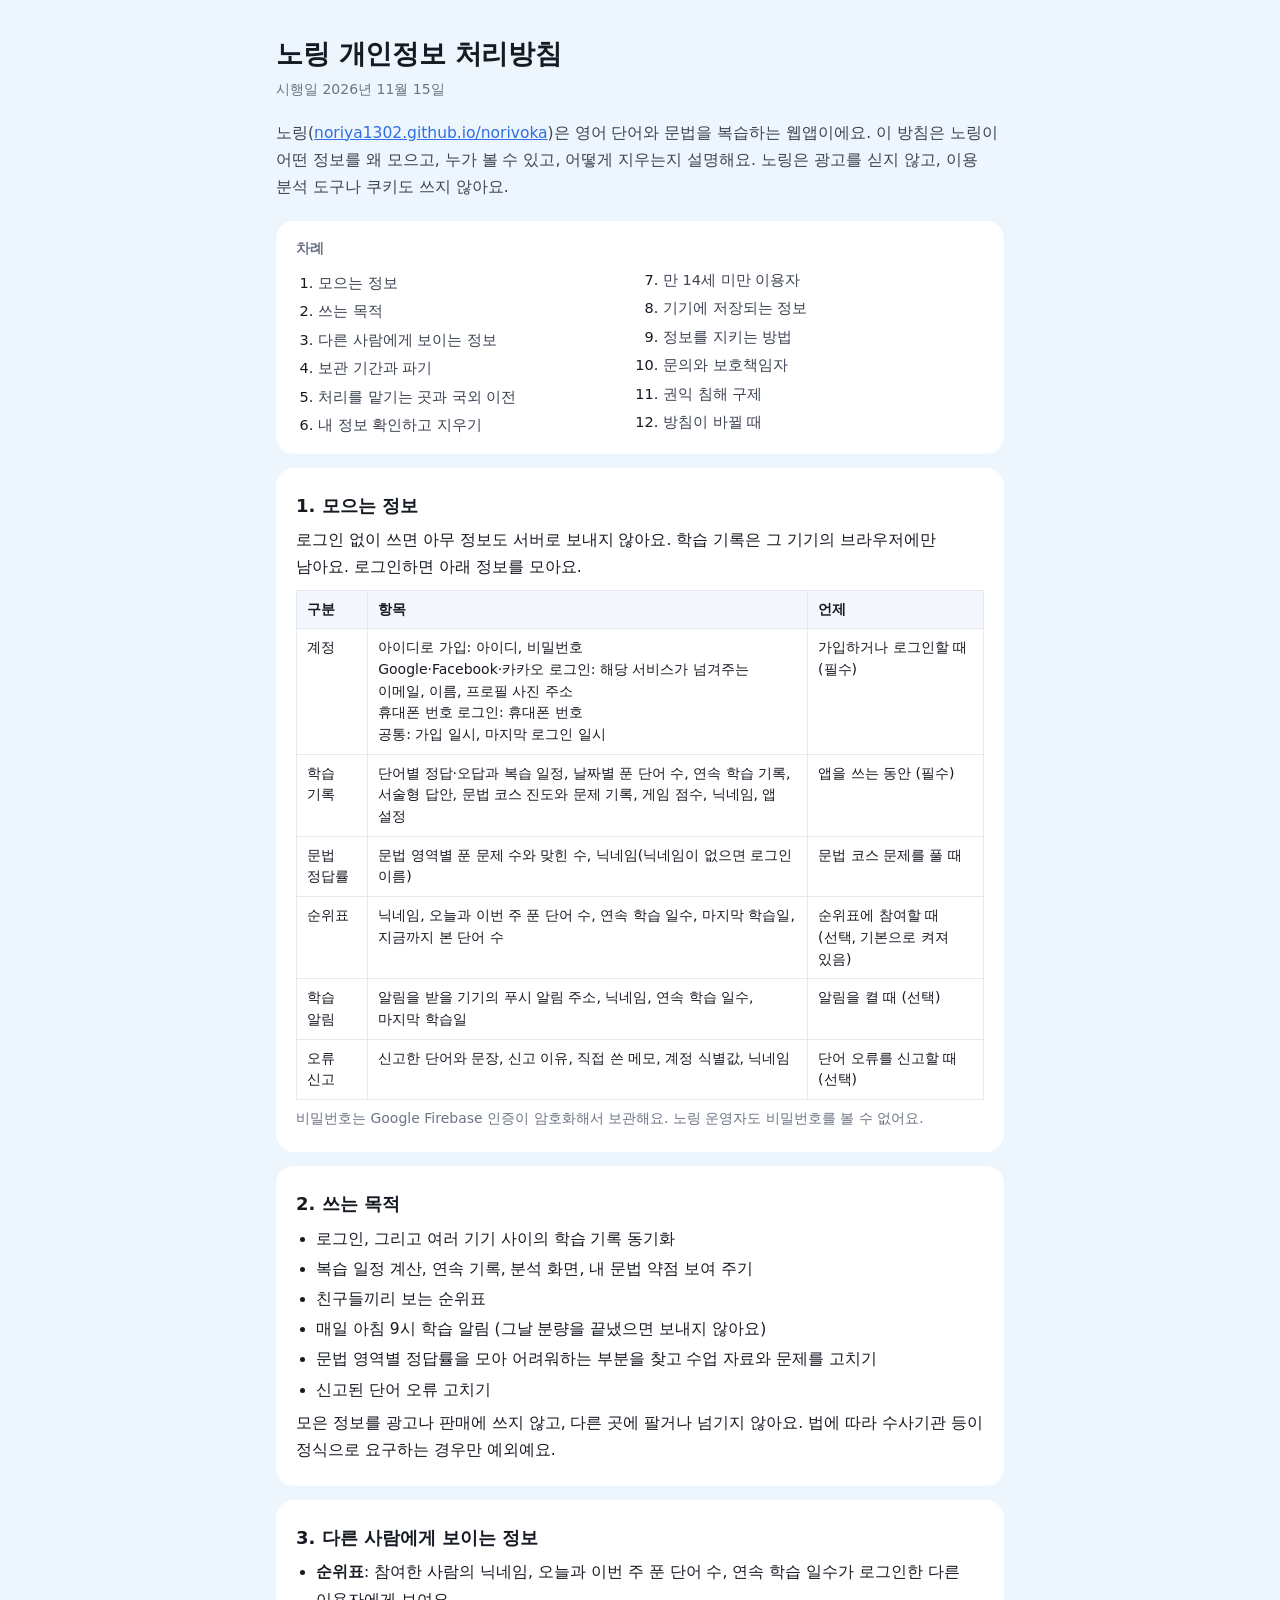
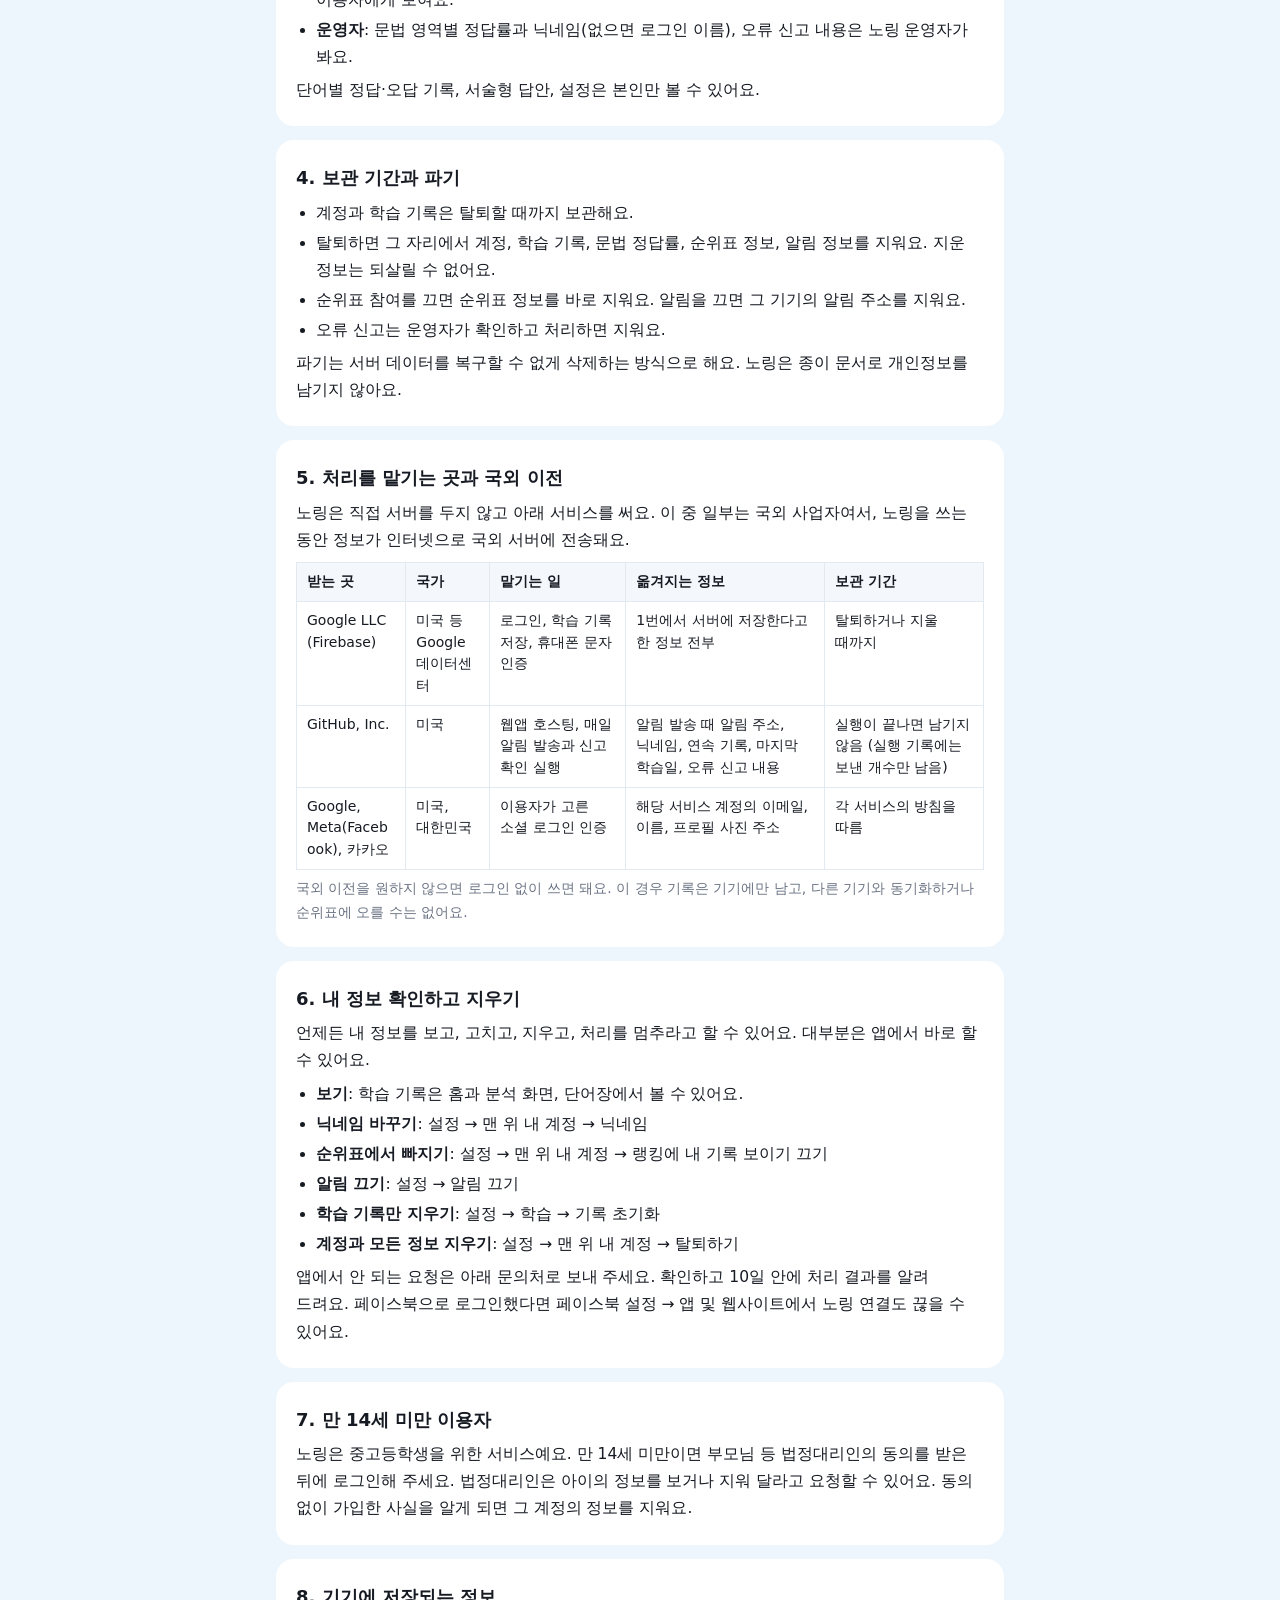
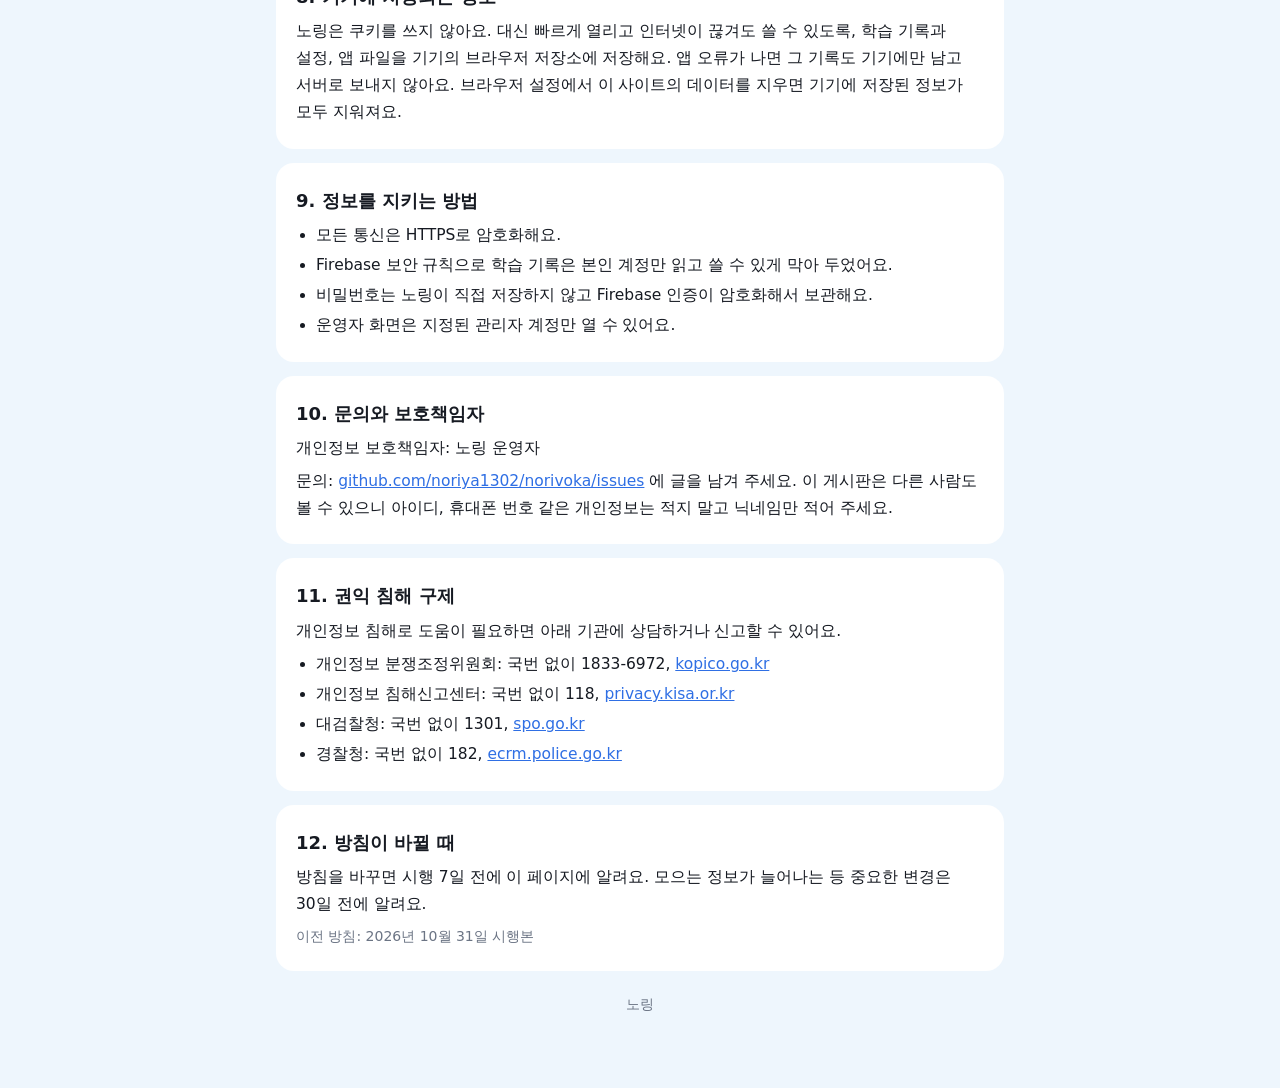
<file: privacy.html>
<!doctype html>
<html lang="ko">
<head>
<meta charset="utf-8">
<meta name="viewport" content="width=device-width,initial-scale=1,viewport-fit=cover">
<title>노링 개인정보 처리방침</title>
<meta name="description" content="노링이 모으는 정보, 쓰는 곳, 지우는 방법">
<link rel="icon" href="favicon-32.png">
<style>
:root{color-scheme:light dark;--bg:#eef6fd;--card:#fff;--ink:#161a22;--ink2:#3c4352;--muted:#6b7484;--line:#e3e9f1;--acc:#2f6fe4;--th:#f4f7fb}
@media (prefers-color-scheme:dark){:root{--bg:#0f1522;--card:#182132;--ink:#eef2f8;--ink2:#c3cad6;--muted:#8d97a8;--line:#2a3447;--acc:#7aa7ff;--th:#1f2a3d}}
*{box-sizing:border-box}
body{margin:0;background:var(--bg);color:var(--ink);font:15.5px/1.75 -apple-system,BlinkMacSystemFont,"Apple SD Gothic Neo","Malgun Gothic","Pretendard",system-ui,sans-serif;word-break:keep-all;overflow-wrap:anywhere;-webkit-text-size-adjust:100%}
main{max-width:760px;margin:0 auto;padding:36px 16px 72px}
h1{font-size:27px;line-height:1.3;margin:0 0 6px;letter-spacing:-.01em}
.d{color:var(--muted);font-size:14px;margin:0}
.lead{margin:18px 0 0;color:var(--ink2)}
nav{margin-top:20px;background:var(--card);border-radius:18px;padding:14px 20px}
nav b{font-size:14px;color:var(--muted)}
nav ol{margin:6px 0 0;padding-left:22px;columns:2;column-gap:24px;font-size:14.5px}
nav a{color:var(--ink2);text-decoration:none}nav a:hover{color:var(--acc)}
section{background:var(--card);border-radius:18px;padding:6px 20px 16px;margin-top:14px;scroll-margin-top:16px}
h2{font-size:18px;margin:16px 0 6px}
h3{font-size:15.5px;margin:14px 0 2px;color:var(--ink2)}
p{margin:6px 0}
ul{padding-left:20px;margin:6px 0}li{margin:3px 0}
a{color:var(--acc)}
.tw{overflow-x:auto;margin:8px -4px 4px;padding:0 4px}
table{border-collapse:collapse;width:100%;min-width:520px;font-size:14px;line-height:1.55}
th,td{border:1px solid var(--line);padding:8px 10px;text-align:left;vertical-align:top}
th{background:var(--th);font-weight:700;white-space:nowrap}
.note{font-size:14px;color:var(--muted)}
footer{margin-top:22px;text-align:center;font-size:13.5px;color:var(--muted)}
@media (max-width:560px){.tw{overflow:visible;margin:8px 0 4px;padding:0}table,thead,tbody,tr,td{display:block;min-width:0}thead{display:none}tr{border:1px solid var(--line);border-radius:14px;margin:10px 0;padding:8px 12px}td{border:0;padding:4px 0}td::before{content:attr(data-l);display:block;font-size:12px;font-weight:700;color:var(--muted);line-height:1.4}td:first-child{font-weight:700;font-size:15px}td:first-child::before{display:none}}
@media (max-width:480px){nav ol{columns:1}h1{font-size:24px}section,nav{padding-left:16px;padding-right:16px}}
</style>
</head>
<body>
<main>
<h1>노링 개인정보 처리방침</h1>
<p class="d">시행일 2026년 11월 15일</p>
<p class="lead">노링(<a href="https://noriya1302.github.io/norivoka/">noriya1302.github.io/norivoka</a>)은 영어 단어와 문법을 복습하는 웹앱이에요. 이 방침은 노링이 어떤 정보를 왜 모으고, 누가 볼 수 있고, 어떻게 지우는지 설명해요. 노링은 광고를 싣지 않고, 이용 분석 도구나 쿠키도 쓰지 않아요.</p>

<nav aria-label="차례"><b>차례</b>
<ol>
<li><a href="#s1">모으는 정보</a></li>
<li><a href="#s2">쓰는 목적</a></li>
<li><a href="#s3">다른 사람에게 보이는 정보</a></li>
<li><a href="#s4">보관 기간과 파기</a></li>
<li><a href="#s5">처리를 맡기는 곳과 국외 이전</a></li>
<li><a href="#s6">내 정보 확인하고 지우기</a></li>
<li><a href="#s7">만 14세 미만 이용자</a></li>
<li><a href="#s8">기기에 저장되는 정보</a></li>
<li><a href="#s9">정보를 지키는 방법</a></li>
<li><a href="#s10">문의와 보호책임자</a></li>
<li><a href="#s11">권익 침해 구제</a></li>
<li><a href="#s12">방침이 바뀔 때</a></li>
</ol></nav>

<section id="s1">
<h2>1. 모으는 정보</h2>
<p>로그인 없이 쓰면 아무 정보도 서버로 보내지 않아요. 학습 기록은 그 기기의 브라우저에만 남아요. 로그인하면 아래 정보를 모아요.</p>
<div class="tw"><table>
<thead><tr><th>구분</th><th>항목</th><th>언제</th></tr></thead>
<tbody>
<tr><td data-l="구분">계정</td><td data-l="항목">아이디로 가입: 아이디, 비밀번호<br>Google·Facebook·카카오 로그인: 해당 서비스가 넘겨주는 이메일, 이름, 프로필 사진 주소<br>휴대폰 번호 로그인: 휴대폰 번호<br>공통: 가입 일시, 마지막 로그인 일시</td><td data-l="언제">가입하거나 로그인할 때 (필수)</td></tr>
<tr><td data-l="구분">학습 기록</td><td data-l="항목">단어별 정답·오답과 복습 일정, 날짜별 푼 단어 수, 연속 학습 기록, 서술형 답안, 문법 코스 진도와 문제 기록, 게임 점수, 닉네임, 앱 설정</td><td data-l="언제">앱을 쓰는 동안 (필수)</td></tr>
<tr><td data-l="구분">문법 정답률</td><td data-l="항목">문법 영역별 푼 문제 수와 맞힌 수, 닉네임(닉네임이 없으면 로그인 이름)</td><td data-l="언제">문법 코스 문제를 풀 때</td></tr>
<tr><td data-l="구분">순위표</td><td data-l="항목">닉네임, 오늘과 이번 주 푼 단어 수, 연속 학습 일수, 마지막 학습일, 지금까지 본 단어 수</td><td data-l="언제">순위표에 참여할 때 (선택, 기본으로 켜져 있음)</td></tr>
<tr><td data-l="구분">학습 알림</td><td data-l="항목">알림을 받을 기기의 푸시 알림 주소, 닉네임, 연속 학습 일수, 마지막 학습일</td><td data-l="언제">알림을 켤 때 (선택)</td></tr>
<tr><td data-l="구분">오류 신고</td><td data-l="항목">신고한 단어와 문장, 신고 이유, 직접 쓴 메모, 계정 식별값, 닉네임</td><td data-l="언제">단어 오류를 신고할 때 (선택)</td></tr>
</tbody></table></div>
<p class="note">비밀번호는 Google Firebase 인증이 암호화해서 보관해요. 노링 운영자도 비밀번호를 볼 수 없어요.</p>
</section>

<section id="s2">
<h2>2. 쓰는 목적</h2>
<ul>
<li>로그인, 그리고 여러 기기 사이의 학습 기록 동기화</li>
<li>복습 일정 계산, 연속 기록, 분석 화면, 내 문법 약점 보여 주기</li>
<li>친구들끼리 보는 순위표</li>
<li>매일 아침 9시 학습 알림 (그날 분량을 끝냈으면 보내지 않아요)</li>
<li>문법 영역별 정답률을 모아 어려워하는 부분을 찾고 수업 자료와 문제를 고치기</li>
<li>신고된 단어 오류 고치기</li>
</ul>
<p>모은 정보를 광고나 판매에 쓰지 않고, 다른 곳에 팔거나 넘기지 않아요. 법에 따라 수사기관 등이 정식으로 요구하는 경우만 예외예요.</p>
</section>

<section id="s3">
<h2>3. 다른 사람에게 보이는 정보</h2>
<ul>
<li><b>순위표</b>: 참여한 사람의 닉네임, 오늘과 이번 주 푼 단어 수, 연속 학습 일수가 로그인한 다른 이용자에게 보여요.</li>
<li><b>운영자</b>: 문법 영역별 정답률과 닉네임(없으면 로그인 이름), 오류 신고 내용은 노링 운영자가 봐요.</li>
</ul>
<p>단어별 정답·오답 기록, 서술형 답안, 설정은 본인만 볼 수 있어요.</p>
</section>

<section id="s4">
<h2>4. 보관 기간과 파기</h2>
<ul>
<li>계정과 학습 기록은 탈퇴할 때까지 보관해요.</li>
<li>탈퇴하면 그 자리에서 계정, 학습 기록, 문법 정답률, 순위표 정보, 알림 정보를 지워요. 지운 정보는 되살릴 수 없어요.</li>
<li>순위표 참여를 끄면 순위표 정보를 바로 지워요. 알림을 끄면 그 기기의 알림 주소를 지워요.</li>
<li>오류 신고는 운영자가 확인하고 처리하면 지워요.</li>
</ul>
<p>파기는 서버 데이터를 복구할 수 없게 삭제하는 방식으로 해요. 노링은 종이 문서로 개인정보를 남기지 않아요.</p>
</section>

<section id="s5">
<h2>5. 처리를 맡기는 곳과 국외 이전</h2>
<p>노링은 직접 서버를 두지 않고 아래 서비스를 써요. 이 중 일부는 국외 사업자여서, 노링을 쓰는 동안 정보가 인터넷으로 국외 서버에 전송돼요.</p>
<div class="tw"><table>
<thead><tr><th>받는 곳</th><th>국가</th><th>맡기는 일</th><th>옮겨지는 정보</th><th>보관 기간</th></tr></thead>
<tbody>
<tr><td data-l="받는 곳">Google LLC (Firebase)</td><td data-l="국가">미국 등 Google 데이터센터</td><td data-l="맡기는 일">로그인, 학습 기록 저장, 휴대폰 문자 인증</td><td data-l="옮겨지는 정보">1번에서 서버에 저장한다고 한 정보 전부</td><td data-l="보관 기간">탈퇴하거나 지울 때까지</td></tr>
<tr><td data-l="받는 곳">GitHub, Inc.</td><td data-l="국가">미국</td><td data-l="맡기는 일">웹앱 호스팅, 매일 알림 발송과 신고 확인 실행</td><td data-l="옮겨지는 정보">알림 발송 때 알림 주소, 닉네임, 연속 기록, 마지막 학습일, 오류 신고 내용</td><td data-l="보관 기간">실행이 끝나면 남기지 않음 (실행 기록에는 보낸 개수만 남음)</td></tr>
<tr><td data-l="받는 곳">Google, Meta(Facebook), 카카오</td><td data-l="국가">미국, 대한민국</td><td data-l="맡기는 일">이용자가 고른 소셜 로그인 인증</td><td data-l="옮겨지는 정보">해당 서비스 계정의 이메일, 이름, 프로필 사진 주소</td><td data-l="보관 기간">각 서비스의 방침을 따름</td></tr>
</tbody></table></div>
<p class="note">국외 이전을 원하지 않으면 로그인 없이 쓰면 돼요. 이 경우 기록은 기기에만 남고, 다른 기기와 동기화하거나 순위표에 오를 수는 없어요.</p>
</section>

<section id="s6">
<h2>6. 내 정보 확인하고 지우기</h2>
<p>언제든 내 정보를 보고, 고치고, 지우고, 처리를 멈추라고 할 수 있어요. 대부분은 앱에서 바로 할 수 있어요.</p>
<ul>
<li><b>보기</b>: 학습 기록은 홈과 분석 화면, 단어장에서 볼 수 있어요.</li>
<li><b>닉네임 바꾸기</b>: 설정 → 맨 위 내 계정 → 닉네임</li>
<li><b>순위표에서 빠지기</b>: 설정 → 맨 위 내 계정 → 랭킹에 내 기록 보이기 끄기</li>
<li><b>알림 끄기</b>: 설정 → 알림 끄기</li>
<li><b>학습 기록만 지우기</b>: 설정 → 학습 → 기록 초기화</li>
<li><b>계정과 모든 정보 지우기</b>: 설정 → 맨 위 내 계정 → 탈퇴하기</li>
</ul>
<p>앱에서 안 되는 요청은 아래 문의처로 보내 주세요. 확인하고 10일 안에 처리 결과를 알려 드려요. 페이스북으로 로그인했다면 페이스북 설정 → 앱 및 웹사이트에서 노링 연결도 끊을 수 있어요.</p>
</section>

<section id="s7">
<h2>7. 만 14세 미만 이용자</h2>
<p>노링은 중고등학생을 위한 서비스예요. 만 14세 미만이면 부모님 등 법정대리인의 동의를 받은 뒤에 로그인해 주세요. 법정대리인은 아이의 정보를 보거나 지워 달라고 요청할 수 있어요. 동의 없이 가입한 사실을 알게 되면 그 계정의 정보를 지워요.</p>
</section>

<section id="s8">
<h2>8. 기기에 저장되는 정보</h2>
<p>노링은 쿠키를 쓰지 않아요. 대신 빠르게 열리고 인터넷이 끊겨도 쓸 수 있도록, 학습 기록과 설정, 앱 파일을 기기의 브라우저 저장소에 저장해요. 앱 오류가 나면 그 기록도 기기에만 남고 서버로 보내지 않아요. 브라우저 설정에서 이 사이트의 데이터를 지우면 기기에 저장된 정보가 모두 지워져요.</p>
</section>

<section id="s9">
<h2>9. 정보를 지키는 방법</h2>
<ul>
<li>모든 통신은 HTTPS로 암호화해요.</li>
<li>Firebase 보안 규칙으로 학습 기록은 본인 계정만 읽고 쓸 수 있게 막아 두었어요.</li>
<li>비밀번호는 노링이 직접 저장하지 않고 Firebase 인증이 암호화해서 보관해요.</li>
<li>운영자 화면은 지정된 관리자 계정만 열 수 있어요.</li>
</ul>
</section>

<section id="s10">
<h2>10. 문의와 보호책임자</h2>
<p>개인정보 보호책임자: 노링 운영자</p>
<p>문의: <a href="https://github.com/noriya1302/norivoka/issues">github.com/noriya1302/norivoka/issues</a> 에 글을 남겨 주세요. 이 게시판은 다른 사람도 볼 수 있으니 아이디, 휴대폰 번호 같은 개인정보는 적지 말고 닉네임만 적어 주세요.</p>
</section>

<section id="s11">
<h2>11. 권익 침해 구제</h2>
<p>개인정보 침해로 도움이 필요하면 아래 기관에 상담하거나 신고할 수 있어요.</p>
<ul>
<li>개인정보 분쟁조정위원회: 국번 없이 1833-6972, <a href="https://www.kopico.go.kr">kopico.go.kr</a></li>
<li>개인정보 침해신고센터: 국번 없이 118, <a href="https://privacy.kisa.or.kr">privacy.kisa.or.kr</a></li>
<li>대검찰청: 국번 없이 1301, <a href="https://www.spo.go.kr">spo.go.kr</a></li>
<li>경찰청: 국번 없이 182, <a href="https://ecrm.police.go.kr">ecrm.police.go.kr</a></li>
</ul>
</section>

<section id="s12">
<h2>12. 방침이 바뀔 때</h2>
<p>방침을 바꾸면 시행 7일 전에 이 페이지에 알려요. 모으는 정보가 늘어나는 등 중요한 변경은 30일 전에 알려요.</p>
<p class="note">이전 방침: 2026년 10월 31일 시행본</p>
</section>

<footer>노링</footer>
</main>
</body>
</html>
</file>
